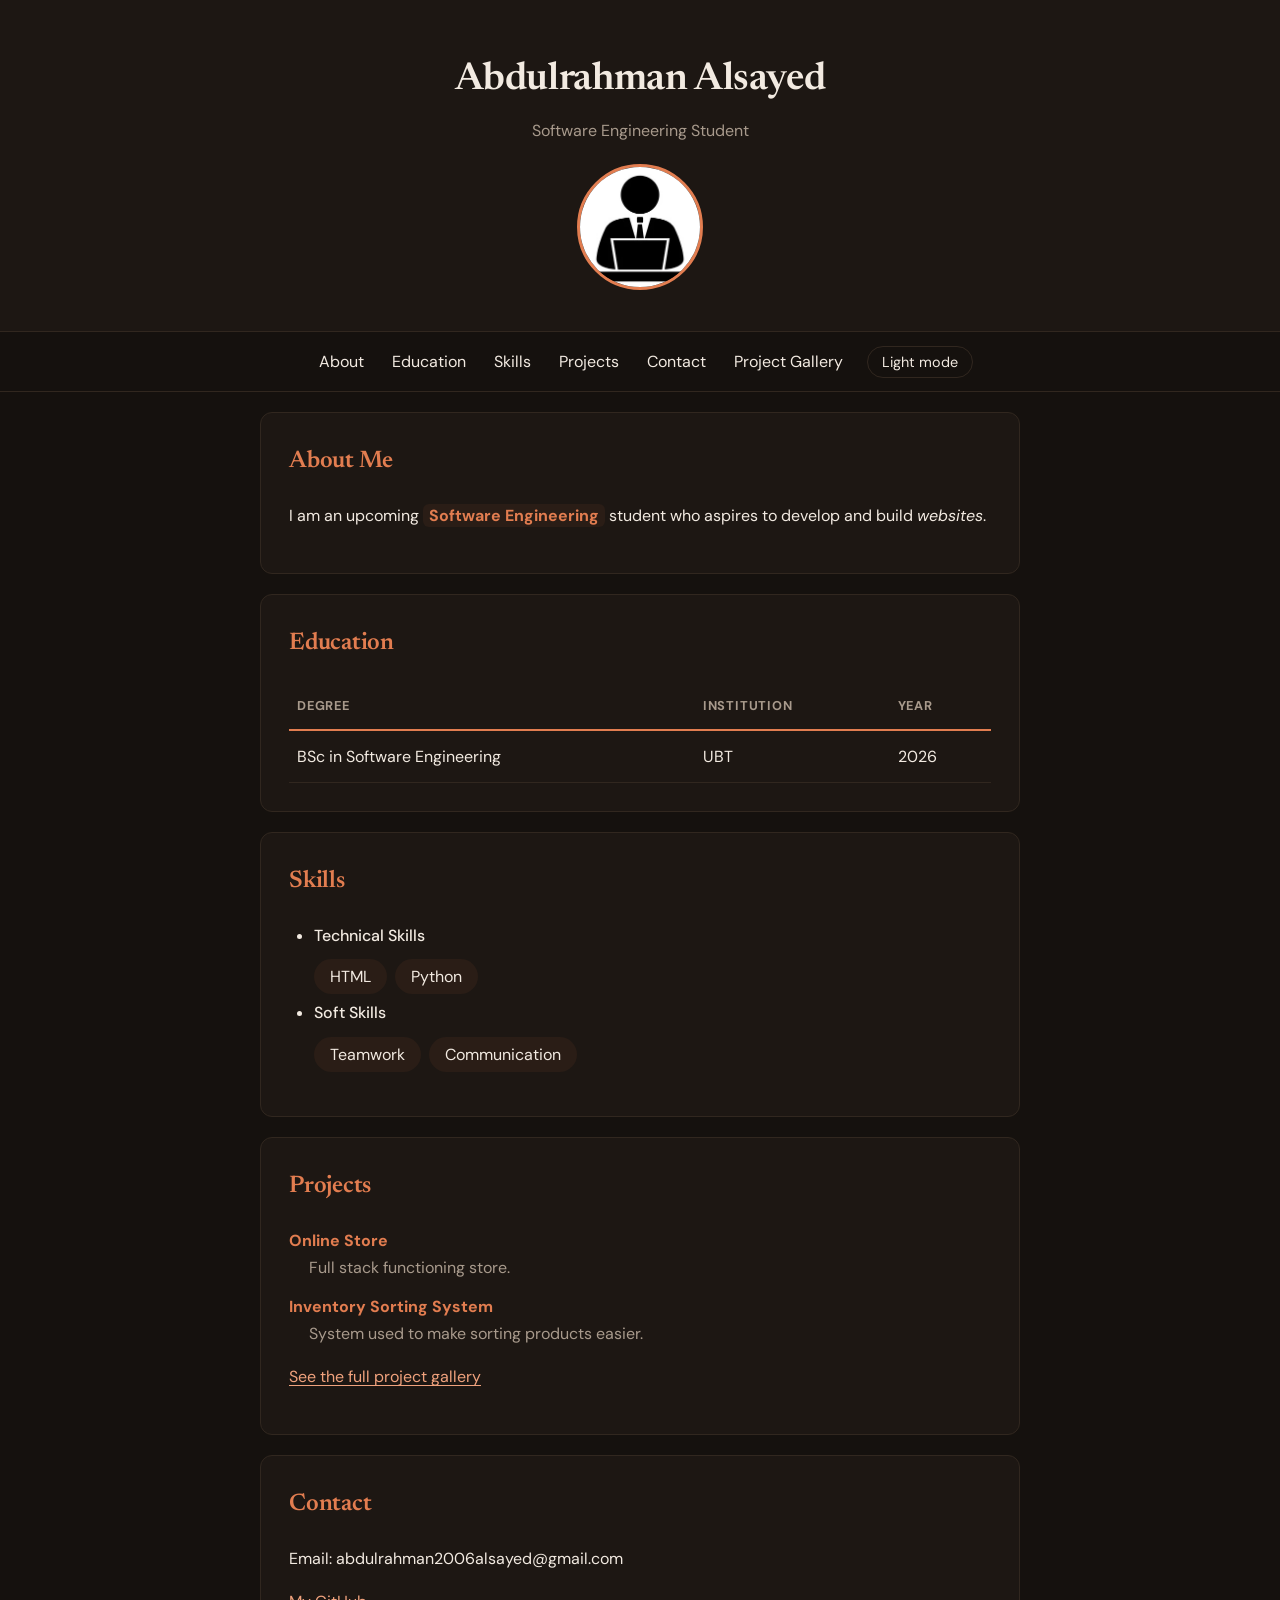
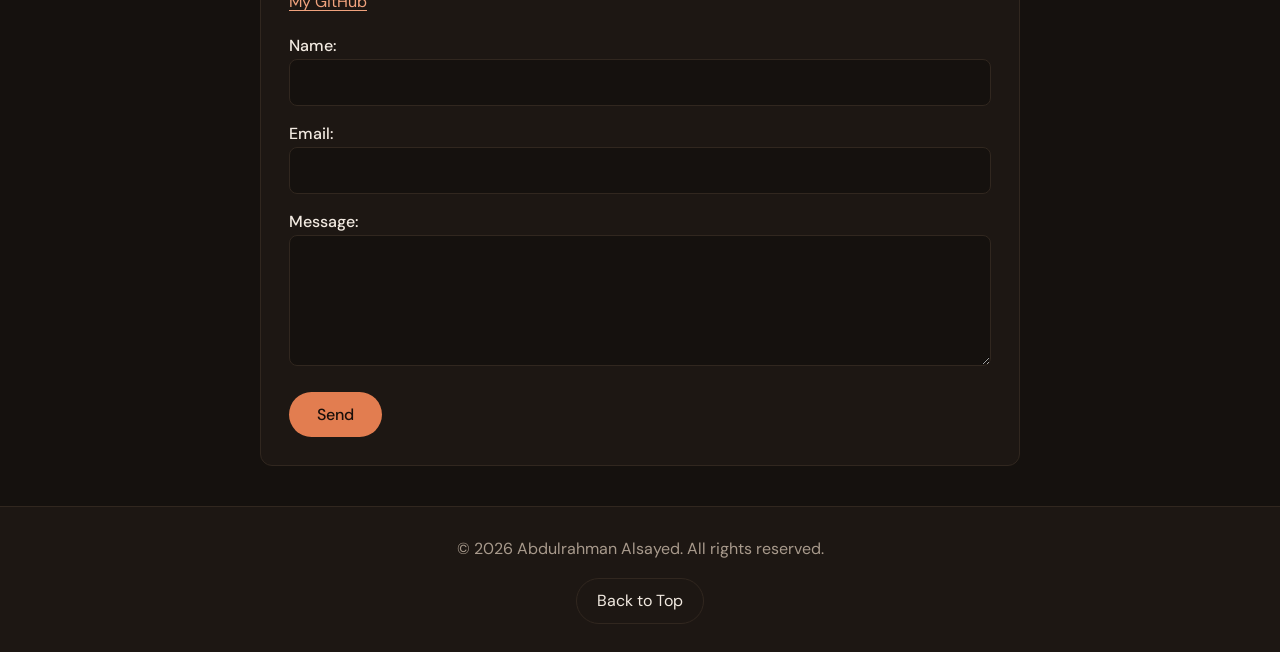
<file: index.html>
<!DOCTYPE html>
<html lang="en">
<head>
    <meta charset="UTF-8">
    <title>Abdulrahman Alsayed - CV</title>
    <meta name="description" content="Online CV of a software engineering student.">
    <meta name="author" content="Abdulrahman Alsayed">
    <meta name="viewport" content="width=device-width, initial-scale=1">
    <link rel="icon" href="data:image/svg+xml,%3Csvg%20xmlns='http://www.w3.org/2000/svg'%20viewBox='0%200%20100%20100'%3E%3Ctext%20y='.9em'%20font-size='90'%3E🎾%3C/text%3E%3C/svg%3E">
    <link rel="preconnect" href="https://fonts.googleapis.com">
    <link rel="preconnect" href="https://fonts.gstatic.com" crossorigin>
    <link href="https://fonts.googleapis.com/css2?family=DM+Sans:wght@400;500;700&amp;family=Newsreader:wght@500;600&amp;display=swap" rel="stylesheet">
    <link rel="stylesheet" href="style.css">
    <script src="script.js"></script>
</head>
<body>

    <!-- Header -->
    <header>
        <h1 id="top">Abdulrahman Alsayed</h1>
        <p>Software Engineering Student</p>
        <img src="photo.jpg" alt="Photo of Abdulrahman Alsayed">
    </header>

    <!-- Navigation -->
    <nav>
        <a href="#about">About</a>
        <a href="#education">Education</a>
        <a href="#skills">Skills</a>
        <a href="#projects">Projects</a>
        <a href="#contact">Contact</a>
        <a href="projects.html">Project Gallery</a>
      <button type="button" id="theme-toggle" class="theme-button" aria-label="Switch between dark and light theme">Light mode</button>
    </nav>

    <main>

        <!-- About -->
        <section id="about">
            <h2>About Me</h2>
            <p>I am an upcoming <strong class="highlight">Software Engineering</strong> student who aspires to develop and build <em>websites</em>.</p>
        </section>

        <!-- Education -->
        <section id="education">
            <h2>Education</h2>
            <table>
                <tr>
                    <th>Degree</th>
                    <th>Institution</th>
                    <th>Year</th>
                </tr>
                <tr>
                    <td>BSc in Software Engineering</td>
                    <td>UBT</td>
                    <td>2026</td>
                </tr>
            </table>
        </section>

        <!-- Skills -->
        <section id="skills">
            <h2>Skills</h2>
            <ul>
                <li>Technical Skills
                    <ul>
                        <li>HTML</li>
                        <li>Python</li>
                    </ul>
                </li>
                <li>Soft Skills
                    <ul>
                        <li>Teamwork</li>
                        <li>Communication</li>
                    </ul>
                </li>
            </ul>
        </section>

        <!-- Projects -->
        <section id="projects">
            <h2>Projects</h2>
            <dl>
                <dt>Online Store</dt>
                <dd>Full stack functioning store.</dd>

                <dt>Inventory Sorting System</dt>
                <dd>System used to make sorting products easier.</dd>
            </dl>
            <p><a href="projects.html">See the full project gallery</a></p>
        </section>

        <!-- Contact -->
        <section id="contact">
            <h2>Contact</h2>
            <p>Email: abdulrahman2006alsayed@gmail.com</p>
            <p><a href="https://github.com/alsayedlockedin" target="_blank" rel="noopener noreferrer">My GitHub</a></p>

            <form>
                <label for="name">Name:</label>
                <input type="text" id="name" name="name">

                <label for="email">Email:</label>
                <input type="email" id="email" name="email">

                <label for="message">Message:</label>
                <textarea id="message" name="message" rows="5"></textarea>

                <button type="submit">Send</button>
            </form>
        </section>

    </main>

    <!-- Footer -->
    <footer>
        <p>&copy; 2026 Abdulrahman Alsayed. All rights reserved.</p>
        <a href="#top">Back to Top</a>
    </footer>

</body>
</html>
</file>
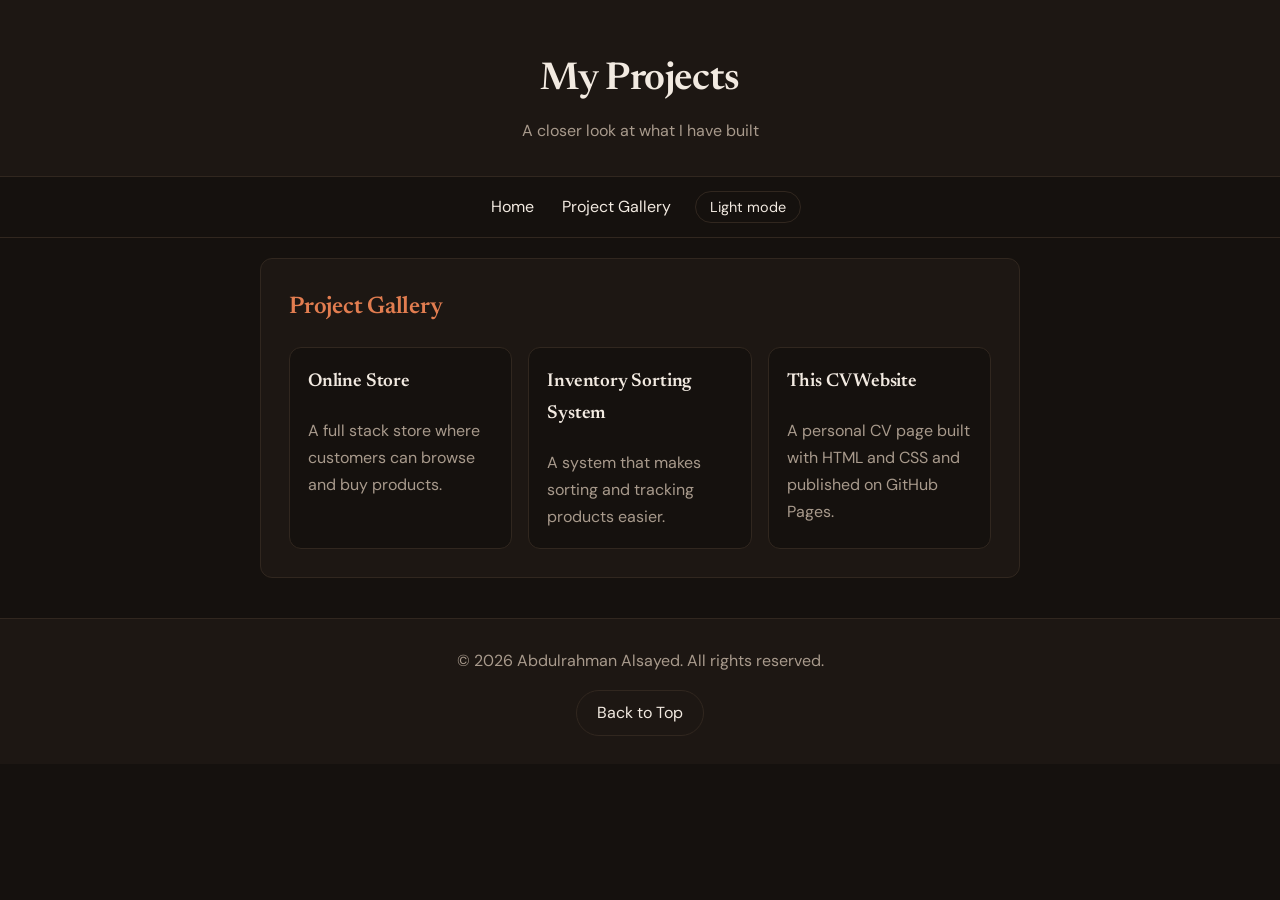
<file: projects.html>
<!DOCTYPE html>
<html lang="en">
<head>
    <meta charset="UTF-8">
    <title>Projects - Abdulrahman Alsayed</title>
    <meta name="description" content="Project gallery of a software engineering student.">
    <meta name="author" content="Abdulrahman Alsayed">
    <meta name="viewport" content="width=device-width, initial-scale=1">
    <link rel="icon" href="data:image/svg+xml,%3Csvg%20xmlns='http://www.w3.org/2000/svg'%20viewBox='0%200%20100%20100'%3E%3Ctext%20y='.9em'%20font-size='90'%3E🎾%3C/text%3E%3C/svg%3E">
    <link rel="preconnect" href="https://fonts.googleapis.com">
    <link rel="preconnect" href="https://fonts.gstatic.com" crossorigin>
    <link href="https://fonts.googleapis.com/css2?family=DM+Sans:wght@400;500;700&amp;family=Newsreader:wght@500;600&amp;display=swap" rel="stylesheet">
    <link rel="stylesheet" href="style.css">
    <script src="script.js"></script>
</head>
<body>

    <!-- Header -->
    <header>
        <h1 id="top">My Projects</h1>
        <p>A closer look at what I have built</p>
    </header>

    <!-- Navigation -->
    <nav>
        <a href="index.html">Home</a>
        <a href="projects.html">Project Gallery</a>
       <button type="button" id="theme-toggle" class="theme-button" aria-label="Switch between dark and light theme">Light mode</button>
    </nav>

    <main>

        <!-- Project Cards -->
        <section id="gallery">
            <h2>Project Gallery</h2>
            <div class="project-grid">

                <article class="card">
                    <h3>Online Store</h3>
                    <p>A full stack store where customers can browse and buy products.</p>
                </article>

                <article class="card">
                    <h3>Inventory Sorting System</h3>
                    <p>A system that makes sorting and tracking products easier.</p>
                </article>

                <article class="card">
                    <h3>This CV Website</h3>
                    <p>A personal CV page built with HTML and CSS and published on GitHub Pages.</p>
                </article>

            </div>
        </section>

    </main>

    <!-- Footer -->
    <footer>
        <p>&copy; 2026 Abdulrahman Alsayed. All rights reserved.</p>
        <a href="#top">Back to Top</a>
    </footer>

</body>
</html>
</file>
<file: style.css>
/* ===== Theme Colors (dark is the default) ===== */
:root {
    color-scheme: dark;
    --bg: #15110E;
    --surface: #1D1713;
    --text: #F2EAE1;
    --muted: #A89A8C;
    --clay: #E27D50;
    --clay-dark: #F0A27D;
    --clay-soft: #2A1D16;
    --on-clay: #1A0F0A;
    --line: #31271F;
}

/* ===== Theme Colors (light overrides) ===== */
:root[data-theme="light"] {
    color-scheme: light;
    --bg: #FBF8F3;
    --surface: #FFFFFF;
    --text: #2B1B12;
    --muted: #7A6558;
    --clay: #B5532A;
    --clay-dark: #8F3E1C;
    --clay-soft: #F7E6DA;
    --on-clay: #FFFFFF;
    --line: #E9DDD0;
}

/* ===== Page ===== */
html {
    scroll-behavior: smooth;
}

body {
    margin: 0;
    font-family: 'DM Sans', Arial, sans-serif;
    background-color: var(--bg);
    color: var(--text);
    line-height: 1.7;
    transition: background-color 0.3s, color 0.3s;
}

h1, h2, h3 {
    font-family: 'Newsreader', Georgia, serif;
    font-weight: 600;
    letter-spacing: -0.01em;
}

a {
    color: var(--clay-dark);
    text-underline-offset: 3px;
}

/* ===== Header ===== */
header {
    background-color: var(--surface);
    color: var(--text);
    text-align: center;
    padding: 48px 20px 32px;
    border-bottom: 1px solid var(--line);
    transition: background-color 0.3s;
}

header h1 {
    font-size: 2.4rem;
    margin: 0 0 4px;
}

header p {
    margin: 0;
    color: var(--muted);
}

/* ===== Profile Image ===== */
header img {
    width: 120px;
    height: 120px;
    border-radius: 50%;
    object-fit: cover;
    border: 3px solid var(--clay);
    margin-top: 20px;
}

/* ===== Navigation ===== */
nav {
    position: sticky;
    top: 0;
    z-index: 10;
    background-color: var(--bg);
    text-align: center;
    padding: 10px;
    border-bottom: 1px solid var(--line);
    transition: background-color 0.3s;
}

nav a {
    display: inline-block;
    color: var(--text);
    text-decoration: none;
    padding: 6px 12px;
    border-radius: 6px;
    transition: background-color 0.3s, color 0.3s;
}

nav a:hover {
    background-color: var(--clay-soft);
    color: var(--clay);
}

/* ===== Theme Toggle Button ===== */
.theme-button {
    margin-left: 8px;
    padding: 6px 14px;
    background-color: transparent;
    color: var(--text);
    border: 1px solid var(--line);
    border-radius: 999px;
    font-family: 'DM Sans', Arial, sans-serif;
    font-size: 0.9rem;
    cursor: pointer;
    transition: border-color 0.3s, color 0.3s;
}

.theme-button:hover {
    border-color: var(--clay);
    color: var(--clay);
}

/* ===== Main Content ===== */
main {
    max-width: 760px;
    margin: 0 auto;
    padding: 0 16px;
}

/* ===== Sections ===== */
section {
    padding: 28px;
    border: 1px solid var(--line);
    border-radius: 12px;
    margin: 20px 0;
    background-color: var(--surface);
    scroll-margin-top: 70px;
    transition: background-color 0.3s, border-color 0.3s;
}

section h2 {
    color: var(--clay);
    font-size: 1.5rem;
    margin-top: 0;
}

/* ===== Classes ===== */
.highlight {
    color: var(--clay);
    background-color: var(--clay-soft);
    padding: 1px 6px;
    border-radius: 6px;
}

/* ===== Table ===== */
table {
    width: 100%;
    border-collapse: collapse;
}

th, td {
    padding: 12px 8px;
    text-align: left;
    border-bottom: 1px solid var(--line);
}

th {
    font-size: 0.8rem;
    text-transform: uppercase;
    letter-spacing: 0.06em;
    color: var(--muted);
    border-bottom: 2px solid var(--clay);
}

/* ===== Lists ===== */
ul {
    padding-left: 25px;
}

li {
    margin-bottom: 5px;
}

dt {
    font-weight: 700;
    color: var(--clay);
    margin-top: 12px;
}

dd {
    margin-left: 20px;
    color: var(--muted);
}

/* ===== Skills (Flexbox) ===== */
#skills > ul > li {
    font-weight: 500;
}

#skills ul ul {
    display: flex;
    flex-wrap: wrap;
    gap: 8px;
    list-style: none;
    padding-left: 0;
    margin-top: 10px;
}

#skills ul ul li {
    background-color: var(--clay-soft);
    border-radius: 999px;
    padding: 4px 16px;
    margin-bottom: 0;
    font-weight: 400;
}

/* ===== Project Cards (CSS Grid) ===== */
.project-grid {
    display: grid;
    grid-template-columns: repeat(auto-fit, minmax(210px, 1fr));
    gap: 16px;
}

.card {
    background-color: var(--bg);
    border: 1px solid var(--line);
    border-radius: 12px;
    padding: 18px;
    transition: border-color 0.3s, transform 0.3s;
}

.card:hover {
    border-color: var(--clay);
    transform: translateY(-3px);
}

.card h3 {
    color: var(--text);
    margin-top: 0;
}

.card p {
    color: var(--muted);
    margin-bottom: 0;
}

/* ===== Form ===== */
form label {
    display: block;
    margin-top: 14px;
    font-weight: 500;
}

form input,
form textarea {
    width: 100%;
    padding: 12px;
    border: 1px solid var(--line);
    border-radius: 8px;
    background-color: var(--bg);
    color: var(--text);
    font-family: 'DM Sans', Arial, sans-serif;
    font-size: 1rem;
    box-sizing: border-box;
}

form input:focus,
form textarea:focus {
    outline: 2px solid var(--clay);
    border-color: var(--clay);
}

form button {
    margin-top: 18px;
    padding: 12px 28px;
    background-color: var(--clay);
    color: var(--on-clay);
    border: none;
    border-radius: 999px;
    font-family: 'DM Sans', Arial, sans-serif;
    font-size: 1rem;
    font-weight: 500;
    cursor: pointer;
    transition: opacity 0.3s;
}

form button:hover {
    opacity: 0.85;
}

/* ===== Footer ===== */
footer {
    background-color: var(--surface);
    color: var(--muted);
    text-align: center;
    padding: 28px 20px;
    margin-top: 40px;
    border-top: 1px solid var(--line);
    transition: background-color 0.3s;
}

footer p {
    margin-top: 0;
}

footer a {
    display: inline-block;
    color: var(--text);
    padding: 8px 20px;
    border: 1px solid var(--line);
    border-radius: 999px;
    text-decoration: none;
    transition: border-color 0.3s, color 0.3s;
}

footer a:hover {
    border-color: var(--clay);
    color: var(--clay);
}

/* ===== Phone Screens ===== */
@media (max-width: 600px) {
    header h1 {
        font-size: 2rem;
    }

    nav {
        position: static;
    }

    section {
        padding: 20px;
        scroll-margin-top: 20px;
    }
}
</file>
